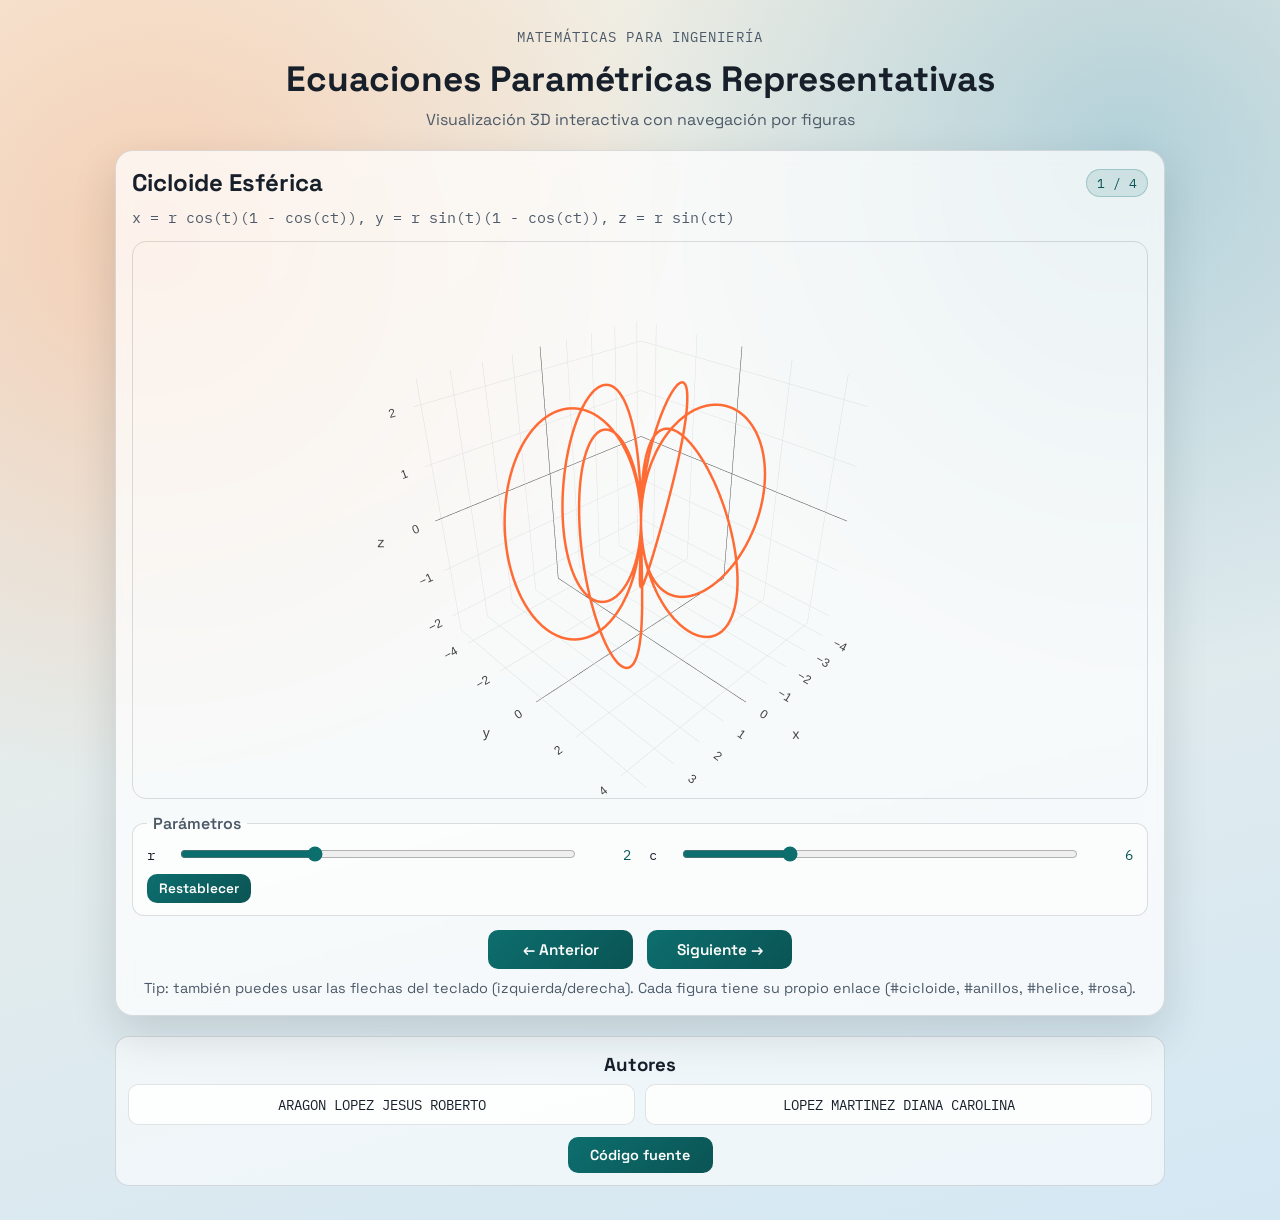
<file: docs/index.html>
<!doctype html>
<html lang="es">
<head>
  <meta charset="UTF-8" />
  <meta name="viewport" content="width=device-width, initial-scale=1.0" />
  <title>Curvas Paramétricas 3D · Matemáticas para Ingeniería</title>
  <meta name="description" content="Visualizador 3D interactivo de curvas paramétricas (cicloide esférica, anillos sinusoidales, hélice esférica y rosa cónica) con parámetros ajustables." />
  <meta property="og:title" content="Curvas Paramétricas 3D" />
  <meta property="og:description" content="Visualizador 3D interactivo de curvas paramétricas con parámetros ajustables." />
  <meta property="og:type" content="website" />
  <meta property="og:url" content="https://robiiaragon.github.io/MatematicasParaIngenieria/" />
  <meta name="theme-color" content="#0d6e6e" />
  <link rel="icon" href="data:image/svg+xml,%3Csvg xmlns='http://www.w3.org/2000/svg' viewBox='0 0 100 100'%3E%3Ctext y='.9em' font-size='90'%3E%E2%88%AE%3C/text%3E%3C/svg%3E" />
  <link rel="preconnect" href="https://fonts.googleapis.com" />
  <link rel="preconnect" href="https://fonts.gstatic.com" crossorigin />
  <link href="https://fonts.googleapis.com/css2?family=Space+Grotesk:wght@400;500;700&family=IBM+Plex+Mono:wght@400;600&display=swap" rel="stylesheet" />
  <link rel="stylesheet" href="styles.css" />
  <script defer src="https://cdn.plot.ly/plotly-2.35.2.min.js"></script>
  <script defer src="app.js"></script>
</head>
<body>
  <main class="page">
    <header class="hero">
      <p class="kicker">Matemáticas Para Ingeniería</p>
      <h1>Ecuaciones Paramétricas Representativas</h1>
      <p class="subtitle">Visualización 3D interactiva con navegación por figuras</p>
    </header>

    <section class="viewer-card">
      <div class="viewer-head">
        <h2 id="curveTitle" aria-live="polite">Cargando…</h2>
        <span id="curveCounter" class="counter"></span>
      </div>

      <p id="curveEquation" class="equation"></p>

      <div id="plot" class="plot" role="img" aria-label="Gráfica 3D"></div>

      <fieldset class="params-box">
        <legend>Parámetros</legend>
        <div id="params" class="params"></div>
        <button id="resetBtn" type="button" class="reset">Restablecer</button>
      </fieldset>

      <div class="controls">
        <button id="prevBtn" type="button" aria-label="Figura anterior">&#8592; Anterior</button>
        <button id="nextBtn" type="button" aria-label="Figura siguiente">Siguiente &#8594;</button>
      </div>

      <p class="hint">Tip: también puedes usar las flechas del teclado (izquierda/derecha). Cada figura tiene su propio enlace (#cicloide, #anillos, #helice, #rosa).</p>
    </section>

    <footer class="authors">
      <h3>Autores</h3>
      <div class="authors-grid">
        <p class="author-card">ARAGON LOPEZ JESUS ROBERTO</p>
        <p class="author-card">LOPEZ MARTINEZ DIANA CAROLINA</p>
      </div>
      <a
        class="source-btn"
        href="https://github.com/RobiiAragon/MatematicasParaIngenieria/blob/main/scripts/parametric_curves_3d.py"
        target="_blank"
        rel="noopener noreferrer"
      >
        Código fuente
      </a>
    </footer>
  </main>
</body>
</html>
</file>
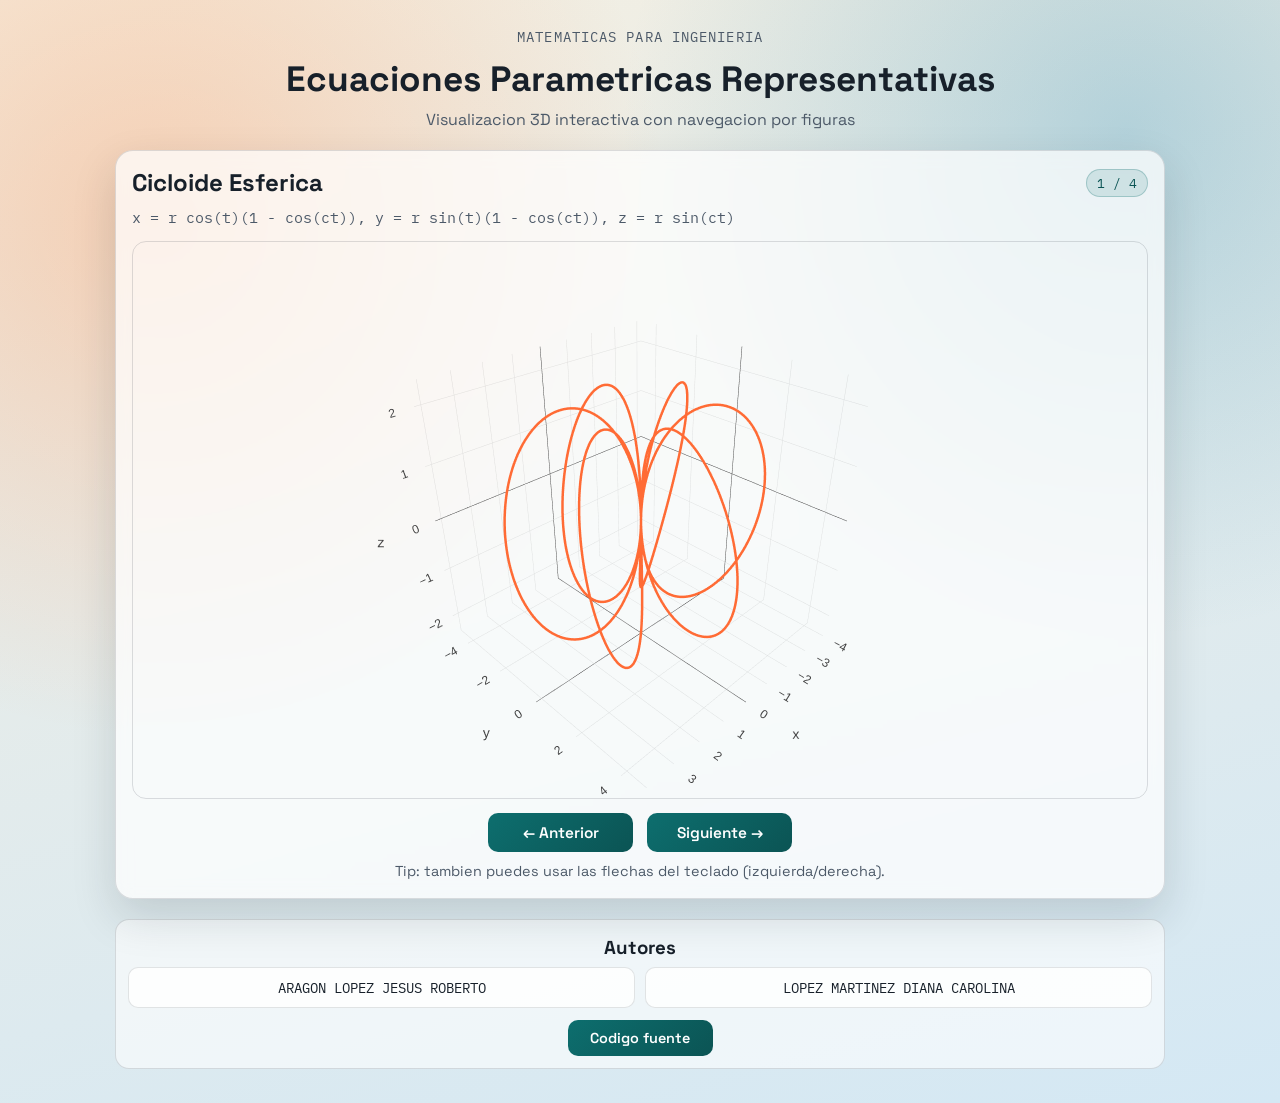
<file: public/index.html>
<!doctype html>
<html lang="es">
<head>
  <meta charset="UTF-8" />
  <meta name="viewport" content="width=device-width, initial-scale=1.0" />
  <title>Curvas Parametricas 3D</title>
  <link rel="preconnect" href="https://fonts.googleapis.com" />
  <link rel="preconnect" href="https://fonts.gstatic.com" crossorigin />
  <link href="https://fonts.googleapis.com/css2?family=Space+Grotesk:wght@400;500;700&family=IBM+Plex+Mono:wght@400;600&display=swap" rel="stylesheet" />
  <link rel="stylesheet" href="styles.css" />
  <script src="https://cdn.plot.ly/plotly-2.35.2.min.js"></script>
</head>
<body>
  <main class="page">
    <header class="hero">
      <p class="kicker">Matematicas Para Ingenieria</p>
      <h1>Ecuaciones Parametricas Representativas</h1>
      <p class="subtitle">Visualizacion 3D interactiva con navegacion por figuras</p>
    </header>

    <section class="viewer-card">
      <div class="viewer-head">
        <h2 id="curveTitle">Cargando...</h2>
        <span id="curveCounter" class="counter"></span>
      </div>

      <p id="curveEquation" class="equation"></p>

      <div id="plot" class="plot"></div>

      <div class="controls">
        <button id="prevBtn" aria-label="Figura anterior">&#8592; Anterior</button>
        <button id="nextBtn" aria-label="Figura siguiente">Siguiente &#8594;</button>
      </div>

      <p class="hint">Tip: tambien puedes usar las flechas del teclado (izquierda/derecha).</p>
    </section>

    <footer class="authors">
      <h3>Autores</h3>
      <div class="authors-grid">
        <p class="author-card">ARAGON LOPEZ JESUS ROBERTO</p>
        <p class="author-card">LOPEZ MARTINEZ DIANA CAROLINA</p>
      </div>
      <a
        class="source-btn"
        href="https://github.com/RobiiAragon/MatematicasParaIngenieria/blob/main/Grafica%20de%20figuras.py"
        target="_blank"
        rel="noopener noreferrer"
      >
        Codigo fuente
      </a>
    </footer>
  </main>

  <script src="app.js"></script>
</body>
</html>
</file>
<file: docs/styles.css>
:root {
  --bg-top: #f4efe2;
  --bg-bottom: #d4e8f4;
  --panel: rgba(255, 255, 255, 0.72);
  --text: #17202a;
  --muted: #4c5968;
  --accent: #0d6e6e;
  --accent-strong: #0b5454;
  --border: rgba(23, 32, 42, 0.14);
  --shadow: 0 18px 44px rgba(23, 32, 42, 0.15);
}

* {
  box-sizing: border-box;
}

body {
  margin: 0;
  min-height: 100vh;
  font-family: "Space Grotesk", sans-serif;
  color: var(--text);
  background:
    radial-gradient(circle at 12% 20%, rgba(255, 147, 86, 0.34), transparent 36%),
    radial-gradient(circle at 88% 12%, rgba(20, 130, 180, 0.26), transparent 34%),
    linear-gradient(165deg, var(--bg-top), var(--bg-bottom));
}

.page {
  width: min(1050px, 92vw);
  margin: 0 auto;
  padding: 28px 0 34px;
}

.hero {
  text-align: center;
  margin-bottom: 20px;
  animation: reveal 0.7s ease-out;
}

.kicker {
  margin: 0;
  font-family: "IBM Plex Mono", monospace;
  letter-spacing: 0.08em;
  font-size: 0.86rem;
  color: var(--muted);
  text-transform: uppercase;
}

.hero h1 {
  margin: 10px 0 8px;
  font-size: clamp(1.6rem, 3vw, 2.2rem);
}

.subtitle {
  margin: 0;
  color: var(--muted);
}

.viewer-card {
  background: var(--panel);
  backdrop-filter: blur(8px);
  border: 1px solid var(--border);
  border-radius: 18px;
  padding: 16px 16px 18px;
  box-shadow: var(--shadow);
  animation: reveal 0.9s ease-out;
}

.viewer-head {
  display: flex;
  gap: 12px;
  justify-content: space-between;
  align-items: center;
  flex-wrap: wrap;
}

.viewer-head h2 {
  margin: 0;
}

.counter {
  background: rgba(13, 110, 110, 0.13);
  color: var(--accent-strong);
  border: 1px solid rgba(13, 110, 110, 0.25);
  border-radius: 999px;
  padding: 4px 10px;
  font-family: "IBM Plex Mono", monospace;
  font-size: 0.84rem;
}

.equation {
  margin: 10px 0 14px;
  color: var(--muted);
  font-family: "IBM Plex Mono", monospace;
  font-size: 0.92rem;
}

.plot {
  width: 100%;
  height: clamp(360px, 62vh, 620px);
  border-radius: 14px;
  overflow: hidden;
  border: 1px solid var(--border);
}

.controls {
  display: flex;
  justify-content: center;
  gap: 14px;
  margin-top: 14px;
}

button {
  border: 0;
  border-radius: 10px;
  padding: 10px 14px;
  min-width: 145px;
  font-size: 0.96rem;
  font-weight: 600;
  font-family: inherit;
  color: #fff;
  background: linear-gradient(135deg, var(--accent), var(--accent-strong));
  cursor: pointer;
  transition: transform 0.15s ease, filter 0.15s ease;
}

button:hover {
  transform: translateY(-1px);
  filter: brightness(1.06);
}

button:active {
  transform: translateY(0);
}

.hint {
  text-align: center;
  margin: 10px 0 0;
  color: var(--muted);
  font-size: 0.9rem;
}

.authors {
  margin-top: 20px;
  text-align: center;
  background: rgba(255, 255, 255, 0.58);
  border: 1px solid var(--border);
  border-radius: 14px;
  padding: 12px;
}

.authors h3 {
  margin: 4px 0 8px;
}

.authors-grid {
  display: grid;
  grid-template-columns: repeat(2, minmax(0, 1fr));
  gap: 10px;
  margin: 8px 0 12px;
}

.author-card {
  margin: 0;
  padding: 10px;
  border-radius: 10px;
  border: 1px solid rgba(23, 32, 42, 0.12);
  background: rgba(255, 255, 255, 0.82);
  font-family: "IBM Plex Mono", monospace;
  font-size: 0.9rem;
}

.source-btn {
  display: inline-block;
  text-decoration: none;
  border-radius: 10px;
  padding: 9px 14px;
  min-width: 145px;
  font-size: 0.9rem;
  font-weight: 600;
  font-family: inherit;
  color: #fff;
  background: linear-gradient(135deg, var(--accent), var(--accent-strong));
  transition: transform 0.15s ease, filter 0.15s ease;
}

.source-btn:hover {
  transform: translateY(-1px);
  filter: brightness(1.06);
}

.source-btn:active {
  transform: translateY(0);
}

@keyframes reveal {
  from {
    opacity: 0;
    transform: translateY(10px);
  }
  to {
    opacity: 1;
    transform: translateY(0);
  }
}

@media (max-width: 720px) {
  .viewer-card {
    padding: 12px;
  }

  .controls {
    flex-direction: column;
    align-items: center;
  }

  button {
    width: min(280px, 100%);
  }

  .authors-grid {
    grid-template-columns: 1fr;
  }
}

.params-box {
  margin: 14px 0 0;
  padding: 10px 14px 12px;
  border: 1px solid var(--border);
  border-radius: 12px;
  background: rgba(255, 255, 255, 0.55);
}

.params-box legend {
  padding: 0 6px;
  font-weight: 600;
  color: var(--muted);
}

.params {
  display: grid;
  grid-template-columns: repeat(auto-fit, minmax(200px, 1fr));
  gap: 8px 18px;
}

.param {
  display: grid;
  grid-template-columns: 1.6em 1fr 3.4em;
  align-items: center;
  gap: 8px;
  font-family: "IBM Plex Mono", monospace;
  font-size: 0.9rem;
}

.param input {
  width: 100%;
  accent-color: var(--accent);
}

.param output {
  text-align: right;
  color: var(--accent-strong);
}

button.reset {
  margin-top: 10px;
  min-width: 0;
  padding: 6px 12px;
  font-size: 0.85rem;
}

button:focus-visible,
.source-btn:focus-visible,
.param input:focus-visible {
  outline: 3px solid #ff6b35;
  outline-offset: 2px;
}

@media (prefers-reduced-motion: reduce) {
  *,
  *::before,
  *::after {
    animation: none !important;
    transition: none !important;
  }
}
</file>
<file: public/styles.css>
:root {
  --bg-top: #f4efe2;
  --bg-bottom: #d4e8f4;
  --panel: rgba(255, 255, 255, 0.72);
  --text: #17202a;
  --muted: #4c5968;
  --accent: #0d6e6e;
  --accent-strong: #0b5454;
  --border: rgba(23, 32, 42, 0.14);
  --shadow: 0 18px 44px rgba(23, 32, 42, 0.15);
}

* {
  box-sizing: border-box;
}

body {
  margin: 0;
  min-height: 100vh;
  font-family: "Space Grotesk", sans-serif;
  color: var(--text);
  background:
    radial-gradient(circle at 12% 20%, rgba(255, 147, 86, 0.34), transparent 36%),
    radial-gradient(circle at 88% 12%, rgba(20, 130, 180, 0.26), transparent 34%),
    linear-gradient(165deg, var(--bg-top), var(--bg-bottom));
}

.page {
  width: min(1050px, 92vw);
  margin: 0 auto;
  padding: 28px 0 34px;
}

.hero {
  text-align: center;
  margin-bottom: 20px;
  animation: reveal 0.7s ease-out;
}

.kicker {
  margin: 0;
  font-family: "IBM Plex Mono", monospace;
  letter-spacing: 0.08em;
  font-size: 0.86rem;
  color: var(--muted);
  text-transform: uppercase;
}

.hero h1 {
  margin: 10px 0 8px;
  font-size: clamp(1.6rem, 3vw, 2.2rem);
}

.subtitle {
  margin: 0;
  color: var(--muted);
}

.viewer-card {
  background: var(--panel);
  backdrop-filter: blur(8px);
  border: 1px solid var(--border);
  border-radius: 18px;
  padding: 16px 16px 18px;
  box-shadow: var(--shadow);
  animation: reveal 0.9s ease-out;
}

.viewer-head {
  display: flex;
  gap: 12px;
  justify-content: space-between;
  align-items: center;
  flex-wrap: wrap;
}

.viewer-head h2 {
  margin: 0;
}

.counter {
  background: rgba(13, 110, 110, 0.13);
  color: var(--accent-strong);
  border: 1px solid rgba(13, 110, 110, 0.25);
  border-radius: 999px;
  padding: 4px 10px;
  font-family: "IBM Plex Mono", monospace;
  font-size: 0.84rem;
}

.equation {
  margin: 10px 0 14px;
  color: var(--muted);
  font-family: "IBM Plex Mono", monospace;
  font-size: 0.92rem;
}

.plot {
  width: 100%;
  height: clamp(360px, 62vh, 620px);
  border-radius: 14px;
  overflow: hidden;
  border: 1px solid var(--border);
}

.controls {
  display: flex;
  justify-content: center;
  gap: 14px;
  margin-top: 14px;
}

button {
  border: 0;
  border-radius: 10px;
  padding: 10px 14px;
  min-width: 145px;
  font-size: 0.96rem;
  font-weight: 600;
  font-family: inherit;
  color: #fff;
  background: linear-gradient(135deg, var(--accent), var(--accent-strong));
  cursor: pointer;
  transition: transform 0.15s ease, filter 0.15s ease;
}

button:hover {
  transform: translateY(-1px);
  filter: brightness(1.06);
}

button:active {
  transform: translateY(0);
}

.hint {
  text-align: center;
  margin: 10px 0 0;
  color: var(--muted);
  font-size: 0.9rem;
}

.authors {
  margin-top: 20px;
  text-align: center;
  background: rgba(255, 255, 255, 0.58);
  border: 1px solid var(--border);
  border-radius: 14px;
  padding: 12px;
}

.authors h3 {
  margin: 4px 0 8px;
}

.authors-grid {
  display: grid;
  grid-template-columns: repeat(2, minmax(0, 1fr));
  gap: 10px;
  margin: 8px 0 12px;
}

.author-card {
  margin: 0;
  padding: 10px;
  border-radius: 10px;
  border: 1px solid rgba(23, 32, 42, 0.12);
  background: rgba(255, 255, 255, 0.82);
  font-family: "IBM Plex Mono", monospace;
  font-size: 0.9rem;
}

.source-btn {
  display: inline-block;
  text-decoration: none;
  border-radius: 10px;
  padding: 9px 14px;
  min-width: 145px;
  font-size: 0.9rem;
  font-weight: 600;
  font-family: inherit;
  color: #fff;
  background: linear-gradient(135deg, var(--accent), var(--accent-strong));
  transition: transform 0.15s ease, filter 0.15s ease;
}

.source-btn:hover {
  transform: translateY(-1px);
  filter: brightness(1.06);
}

.source-btn:active {
  transform: translateY(0);
}

@keyframes reveal {
  from {
    opacity: 0;
    transform: translateY(10px);
  }
  to {
    opacity: 1;
    transform: translateY(0);
  }
}

@media (max-width: 720px) {
  .viewer-card {
    padding: 12px;
  }

  .controls {
    flex-direction: column;
    align-items: center;
  }

  button {
    width: min(280px, 100%);
  }

  .authors-grid {
    grid-template-columns: 1fr;
  }
}
</file>
